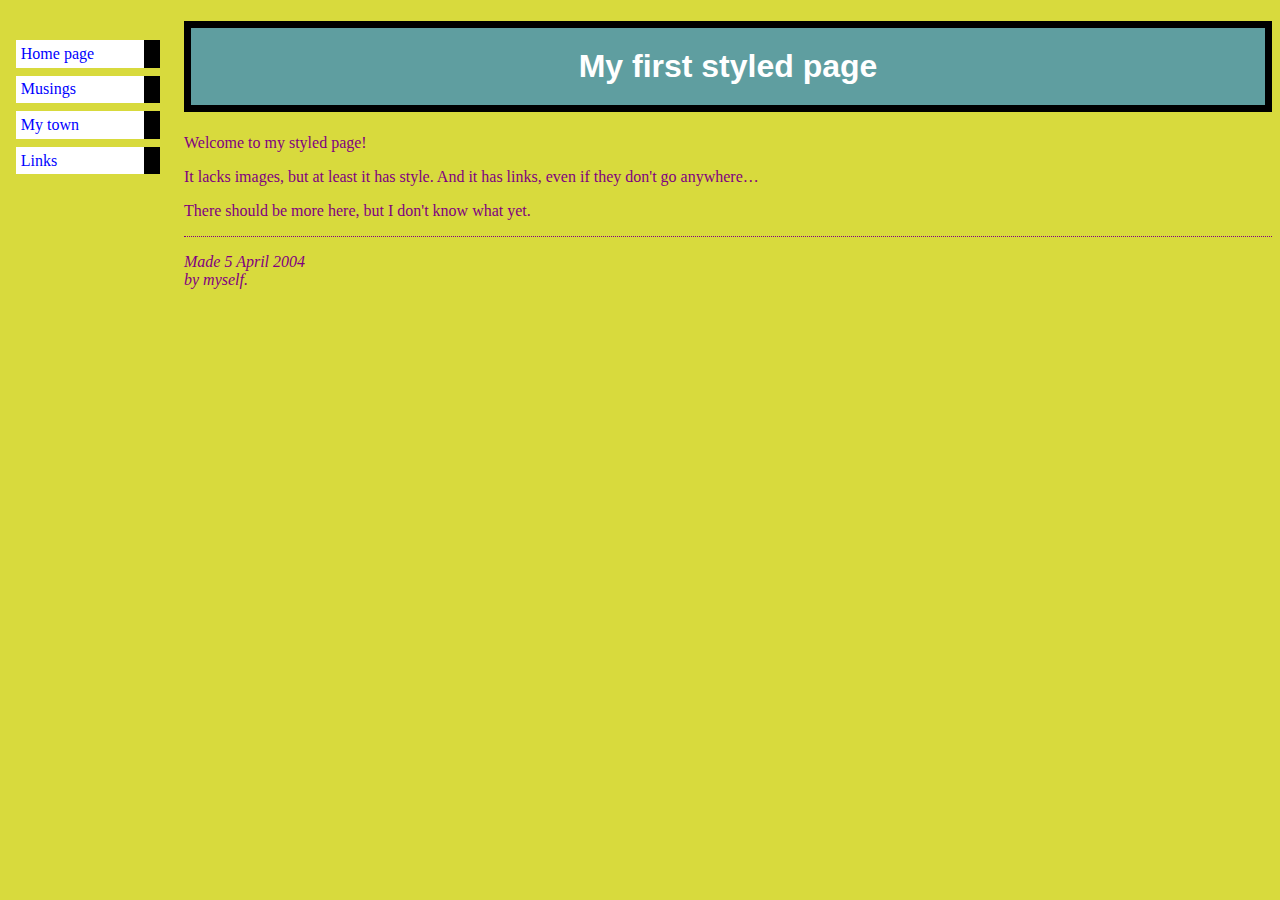
<file: index.html>
<!DOCTYPE html PUBLIC "-//W3C//DTD HTML 4.01//EN">
<html>
<head>
  <title>My first styled page</title>
  <link rel="stylesheet" href="mystyle.css">
</head>

<body>

<!-- Site navigation menu -->
<ul class="navbar">
  <li><a href="index.html">Home page</a>
  <li><a href="musings.html">Musings</a>
  <li><a href="town.html">My town</a>
  <li><a href="links.html">Links</a>
</ul>

<!-- Main content -->
<h1 style="border-style: solid;
border-width: 7px;
border-color: black;
padding: 20px;
text-align: center;
background-color: cadetblue;
color: white;
">My first styled page</h1>

<p>Welcome to my styled page!

<p>It lacks images, but at least it has style.
And it has links, even if they don't go
anywhere&hellip;

<p>There should be more here, but I don't know
what yet.

<!-- Sign and date the page, it's only polite! -->
<address>Made 5 April 2004<br>
  by myself.</address>

</body>
</html>
</file>
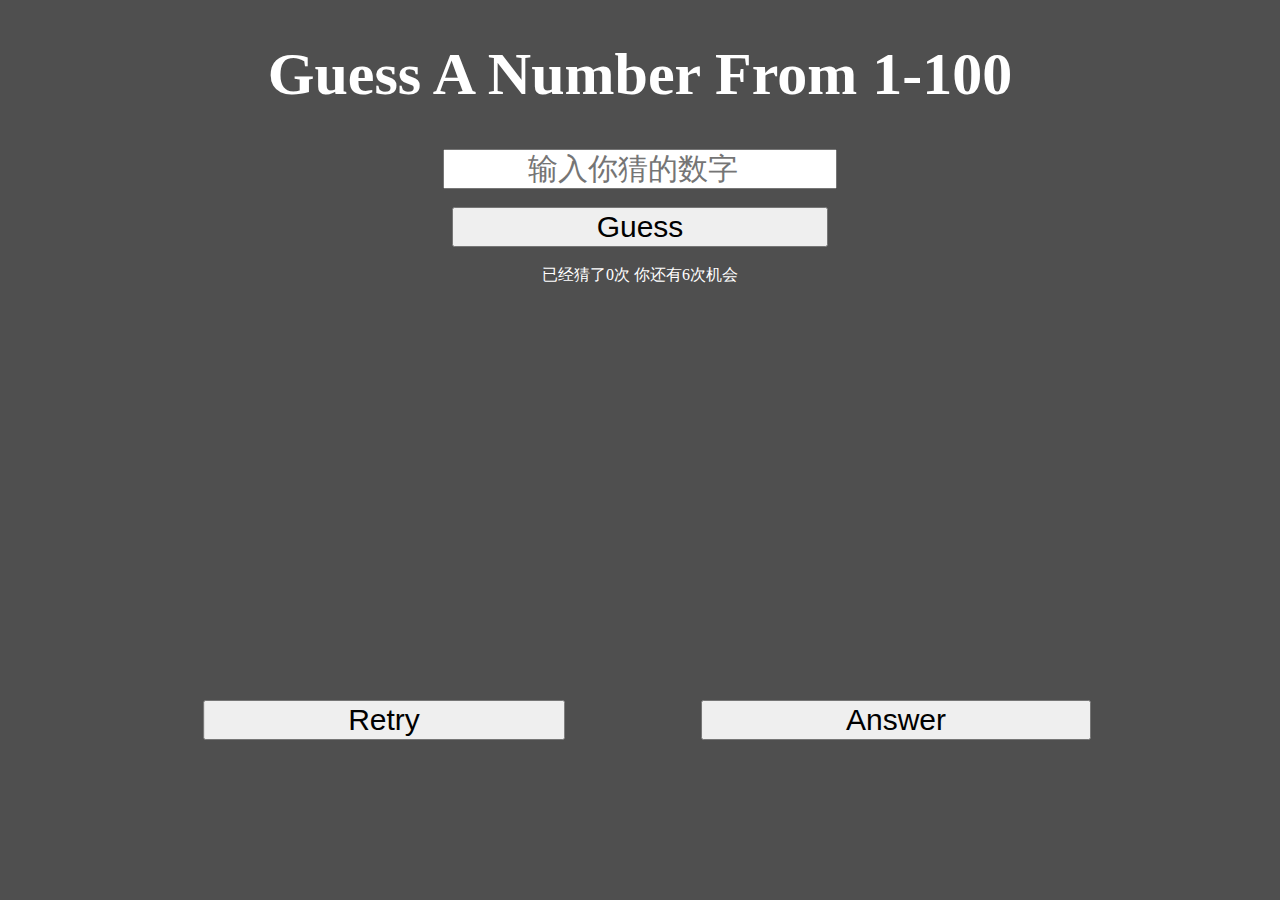
<file: game.html>
<!DOCTYPE html>
<html>
	<head>
		<meta charset="utf-8">
		<title></title>
		<link rel="stylesheet" href="game.css">
	</head>
	<body>
		<h1>Guess A Number From 1-100</h1>
		<input id="num" type="number" placeholder="输入你猜的数字" />
		<br>
		<button id="guess-button" onclick="guess()">Guess</button>
		<br>
		已经猜了<span id="count">0</span>次
		你还有<span id="opportunity">6</span>次机会
		<div class="retry-button">
			<button onclick="location.reload()">Retry</button>
		</div>
		<div class="answer-button">
			<button onclick="">Answer</button>
		</div>
		<span id="result"></span>
		<div id="guess-history"></div>
		<script type="text/javascript">
			let countSpan = document.querySelector("#count");
			let opportunitySpan = document.querySelector("#opportunity");
			var random = parseInt(Math.random() * 100 + 1);
			var count = 0;
			var opportunity = 6;
			var guessHistory = [];
			var showAlertFlag = false;
			document.querySelector(".answer-button button").addEventListener("click", function() {
				alert("正确答案是" + random);
				document.getElementById('num').disabled = true;
			});
			function guess() {
				if (count === 6 && opportunity === 0) {
        	document.getElementById('num').disabled = true;
					showAlertFlag = true;
					alert("你的机会用完了，请再试一次吧！");
        	return;
				}
				count+=1;
				opportunity-=1;
				countSpan.textContent = count;
				opportunitySpan.textContent = opportunity;
				var num1 = document.getElementById('num').value;
				if (!isNaN(num1) && num1 !== '' && num1 >= 1 && num1 <= 100) {
					if (num1 < random) {
						guessHistory.push("你猜错了，真正的答案比" + num1 + "大");
					} else if (num1 > random) {
						guessHistory.push("你猜错了，真正的答案比" + num1 + "小");
					} else {
						document.getElementById('result').innerHTML = "恭喜你，猜对了";
						document.getElementById('result').style.fontSize = "30px";
						document.getElementById('result').style.color = "pink";
						document.getElementById('guess-button').disabled = true;
					}
					document.getElementById('num').value = '';
					document.getElementById('guess-history').innerHTML = guessHistory.join("<br>");
				} else {
					showAlert("请按要求输入字符");
				}
				function showAlert(message){
					const alertDiv = document.createElement('div');
					alertDiv.className = 'centered-alert';
					alertDiv.textContent = message;
					alertDiv.style.color = 'black';
					document.body.appendChild(alertDiv);
					setTimeout(() => {
						document.body.removeChild(alertDiv);
					}, 1500);
				}
			}
		</script>
	</body>
</html>
</file>
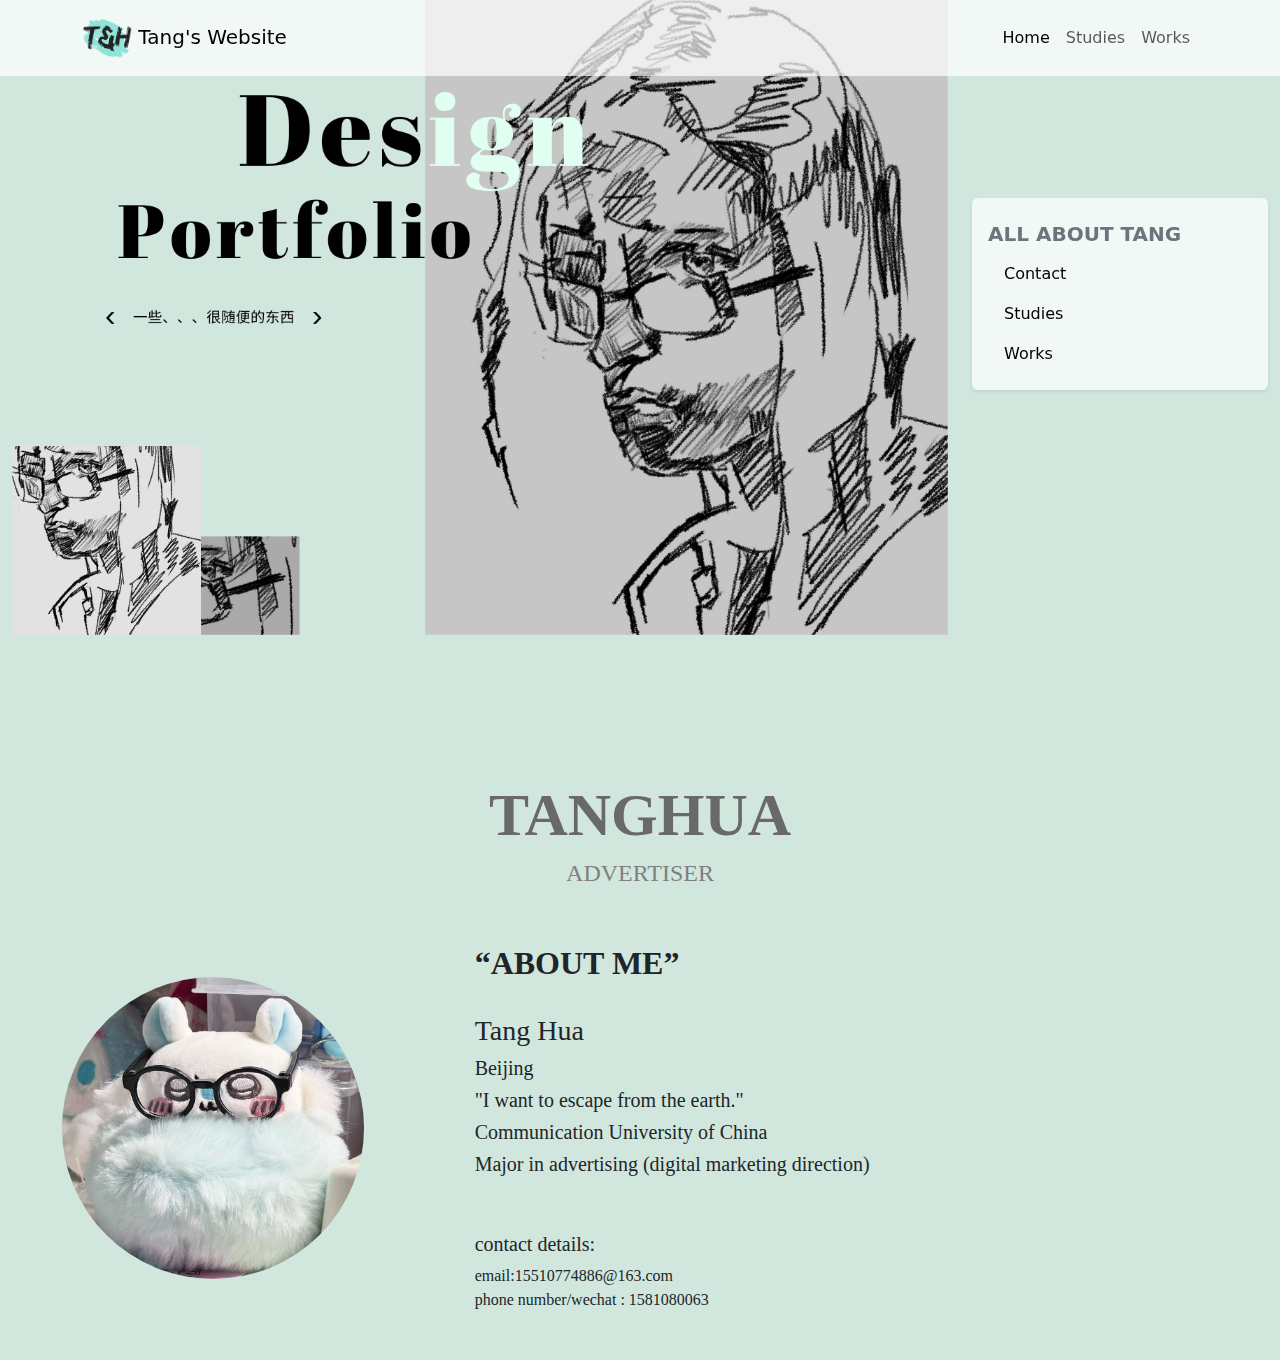
<file: myWebsite.html>
<!doctype html>
<html lang="en">
  <head>
    <meta charset="utf-8">
    <meta name="viewport" content="width=device-width, initial-scale=1">
    <title>MyWebsite</title>
    <script src="https://cdn.jsdelivr.net/npm/bootstrap@5.3.3/dist/js/bootstrap.bundle.min.js" integrity="sha384-YvpcrYf0tY3lHB60NNkmXc5s9fDVZLESaAA55NDzOxhy9GkcIdslK1eN7N6jIeHz" crossorigin="anonymous"></script>
    <link href="https://cdn.jsdelivr.net/npm/bootstrap@5.3.3/dist/css/bootstrap.min.css" rel="stylesheet" integrity="sha384-QWTKZyjpPEjISv5WaRU9OFeRpok6YctnYmDr5pNlyT2bRjXh0JMhjY6hW+ALEwIH" crossorigin="anonymous">
    <link rel="stylesheet" href="indexstyle.css">
    <script type="text/javascript">
    function scrollToContent(elementId) {
    const content = document.getElementById(elementId);
    const offset = 100;
    const topPos = content.offsetTop - offset;
    window.scrollTo({
        top: topPos,
        behavior: 'smooth'
      });
    }
    </script>

  </head>
  <body>
    <!-- navbar -->
    <nav class="navbar navbar-expand-lg fixed-top">
      <div class="container">
        <a class="navbar-brand" href="#">
          <img src="img/logo.png" height="50" width="50">
          Tang's Website
        </a>
        <button class="navbar-toggler" type="button" data-bs-toggle="collapse" data-bs-target="#navbarNavAltMarkup" aria-controls="navbarNavAltMarkup" aria-expanded="false" aria-label="Toggle navigation">
          <span class="navbar-toggler-icon"></span>
        </button>
        <div class="collapse navbar-collapse" id="navbarNavAltMarkup">
          <div class="navbar-nav ms-auto">
            <a class="nav-link active" aria-current="page" href="myWebsite.html">Home</a>
            <a class="nav-link" aria-current="page" href="studies.html">Studies</a>
            <a class="nav-link" aria-current="page" href="works.html">Works</a>
          </div>
        </div>
      </div>
    </nav>
    <!-- firstpage -->
    <div class="container-fluid">
      <div class="row align-items-center">
          <!-- firstpage image -->
          <div class="col-md-9">
            <div>
                <img src="img/firstpage.png" class="full-width-img">
            </div>
        </div>
        <!-- navbar on the right -->
          <div class="col-md-3 d-none d-md-block position-fixed" id="navright">
            <div class="nav flex-column" role="tablist" aria-orientation="vertical">
              <nav id="navbar-example3" class="navbar navbar-light flex-column shadow-sm p-3 mb-5 rounded align-items-stretch p-3">
                  <a class="navbar-brand link-secondary" href="#"><strong>ALL ABOUT TANG</strong></a>
                  <nav class="nav nav-pills flex-column">
                    <a id="nav-button" class="nav-link" onclick="scrollToContent('introduction')">Contact</a>
                    <a id="nav-button" class="nav-link" href="studies.html" role="tab">Studies</a>
                    <a id="nav-button" class="nav-link" href="works.html" role="tab">Works</a>
                  </nav>
              </nav>
            </div>
          </div>
      </div>
    </div>
    <br>
    <br>
    <br>
    <br>
    <br>
    <br>
    <div class="image-caption" id="introduction">
      <h1>TANGHUA</h1>
      <h4>ADVERTISER</h4>
   </div>
    <!-- introduction -->
    <div class="container-fluid">
      <div class="row jumbotron">
        <div class="col-xs-12 col-sm-12 col-md-4 col-lg-4 col-xl-4 d-flex justify-content-center align-items-center">
          <img src="img/profile.jpg" alt="myphoto" class="img-fluid rounded-circle" style="max-width: 80%; height: auto; padding: 10px;" />
        </div>
        <div class="col-xs-12 col-sm-12 col-md-8 col-lg-8 col-xl-8 text-grey align-self-center p-5" >
          <h2 style="font-weight:bold;"> “ABOUT ME”</h2>
          <br>
          <h3>Tang Hua</h3>
          <h5>Beijing</h5>
          <h5>"I want to escape from the earth."</h5>
          <h5>Communication University of China</h5>
          <h5>Major in advertising (digital marketing direction)</h5>
          <br>
          <br>
          <h5>contact details:</h5>
          <h7>email:15510774886@163.com</h7>
          <br>
          <h7>phone number/wechat : 1581080063 </h7>
      </div>
    </div>
    </div>
  </body>
</html>
</file>
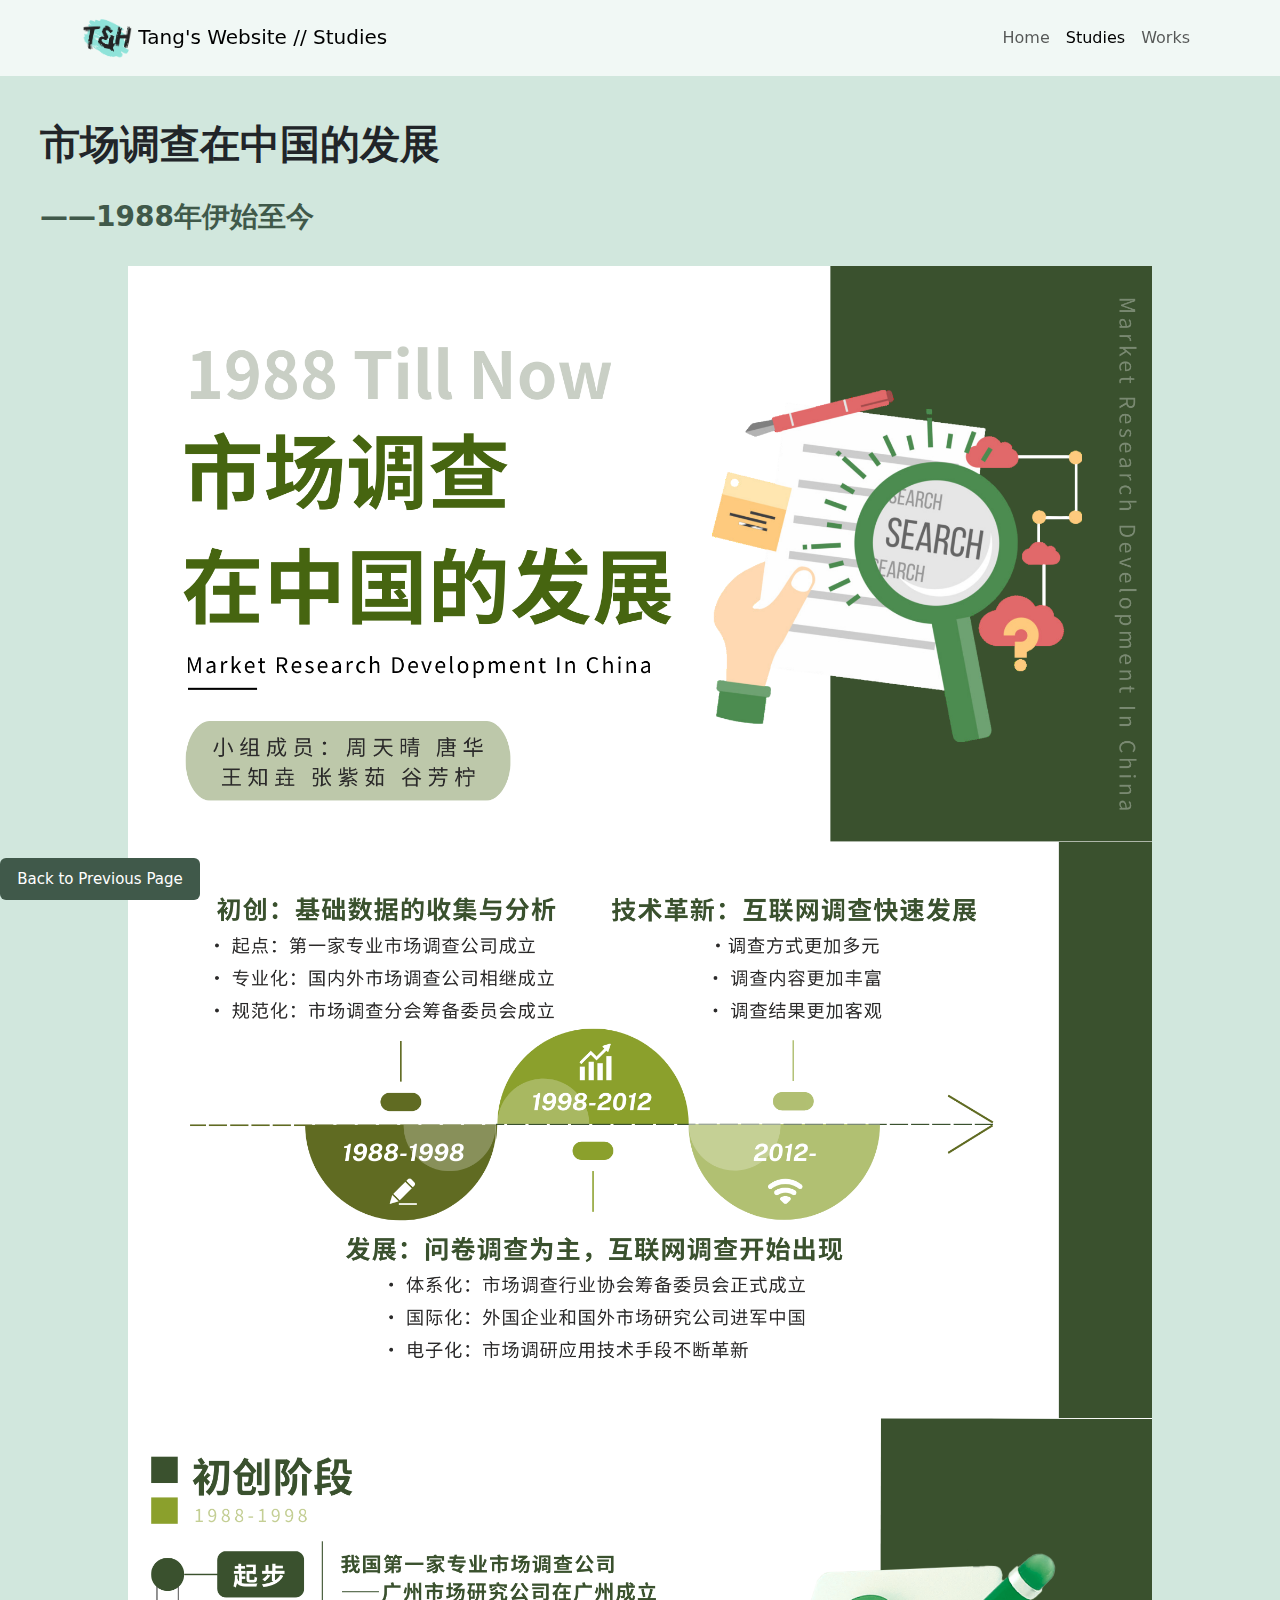
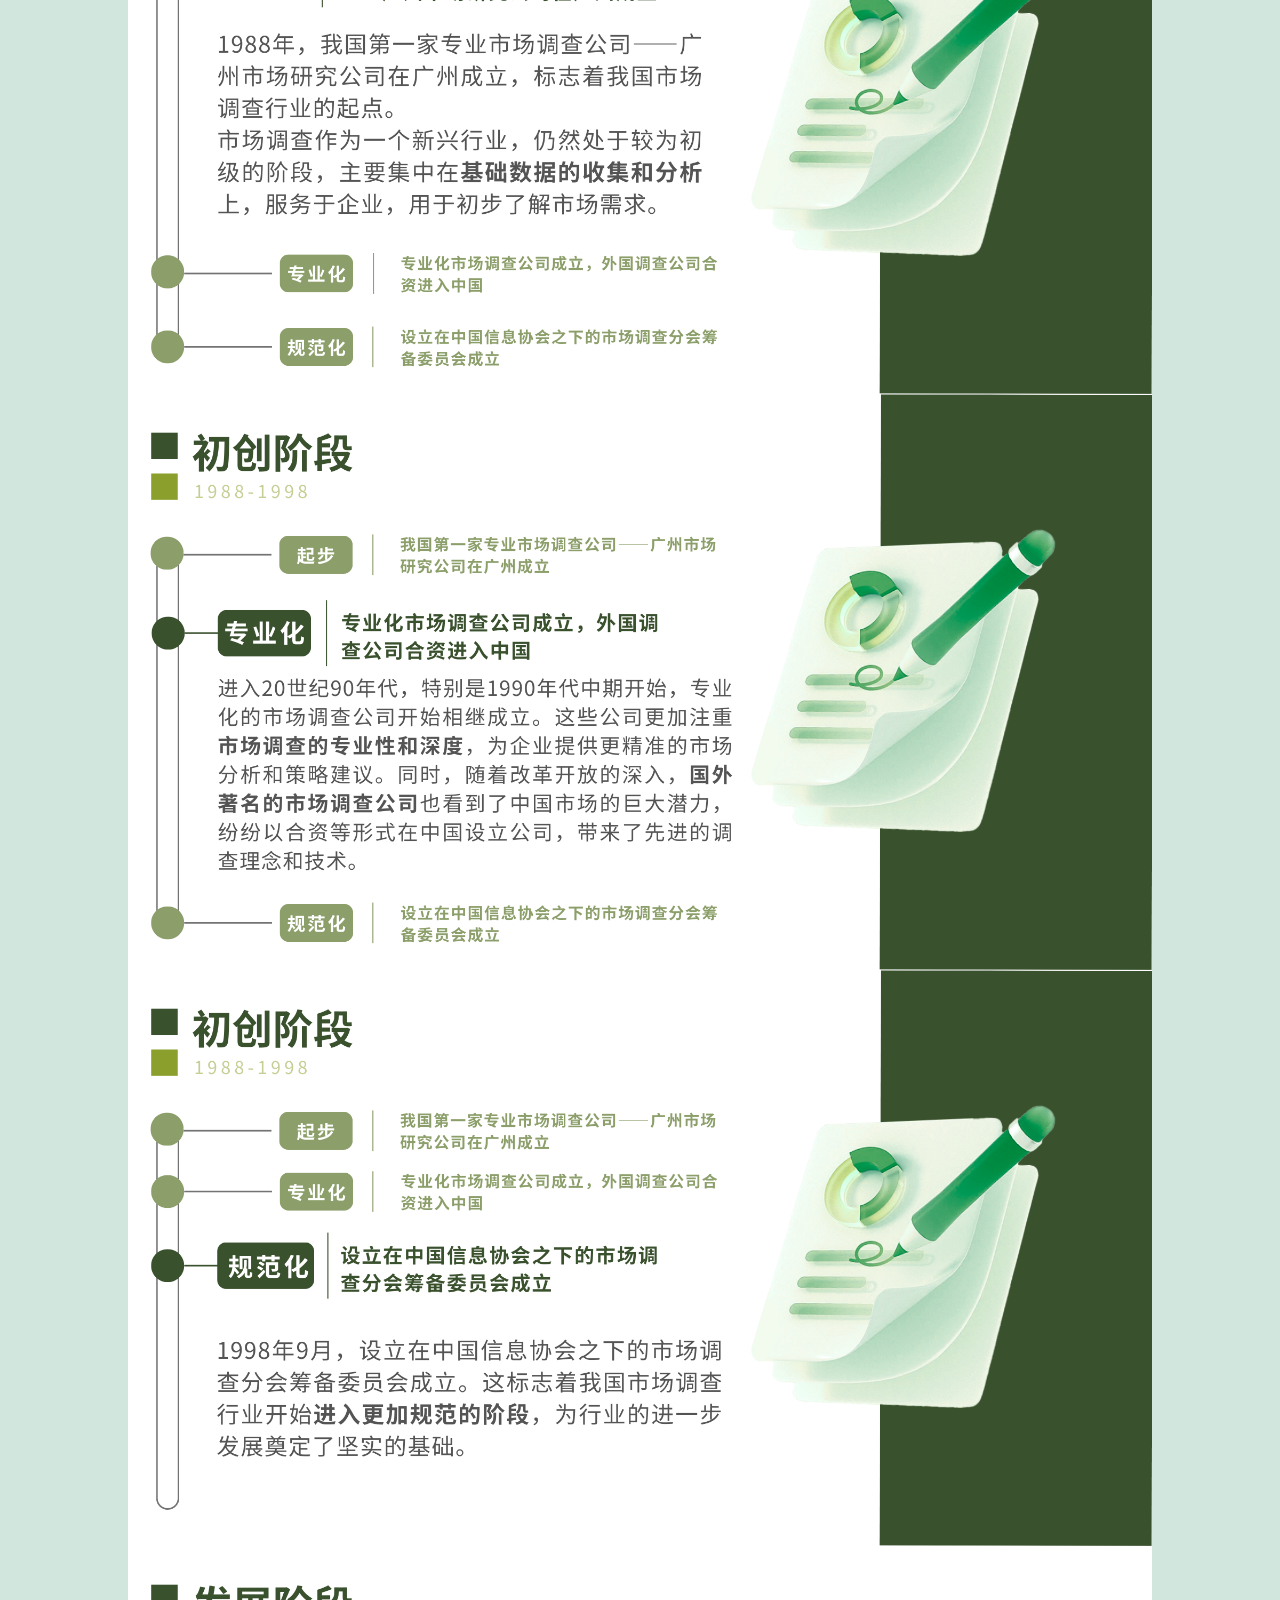
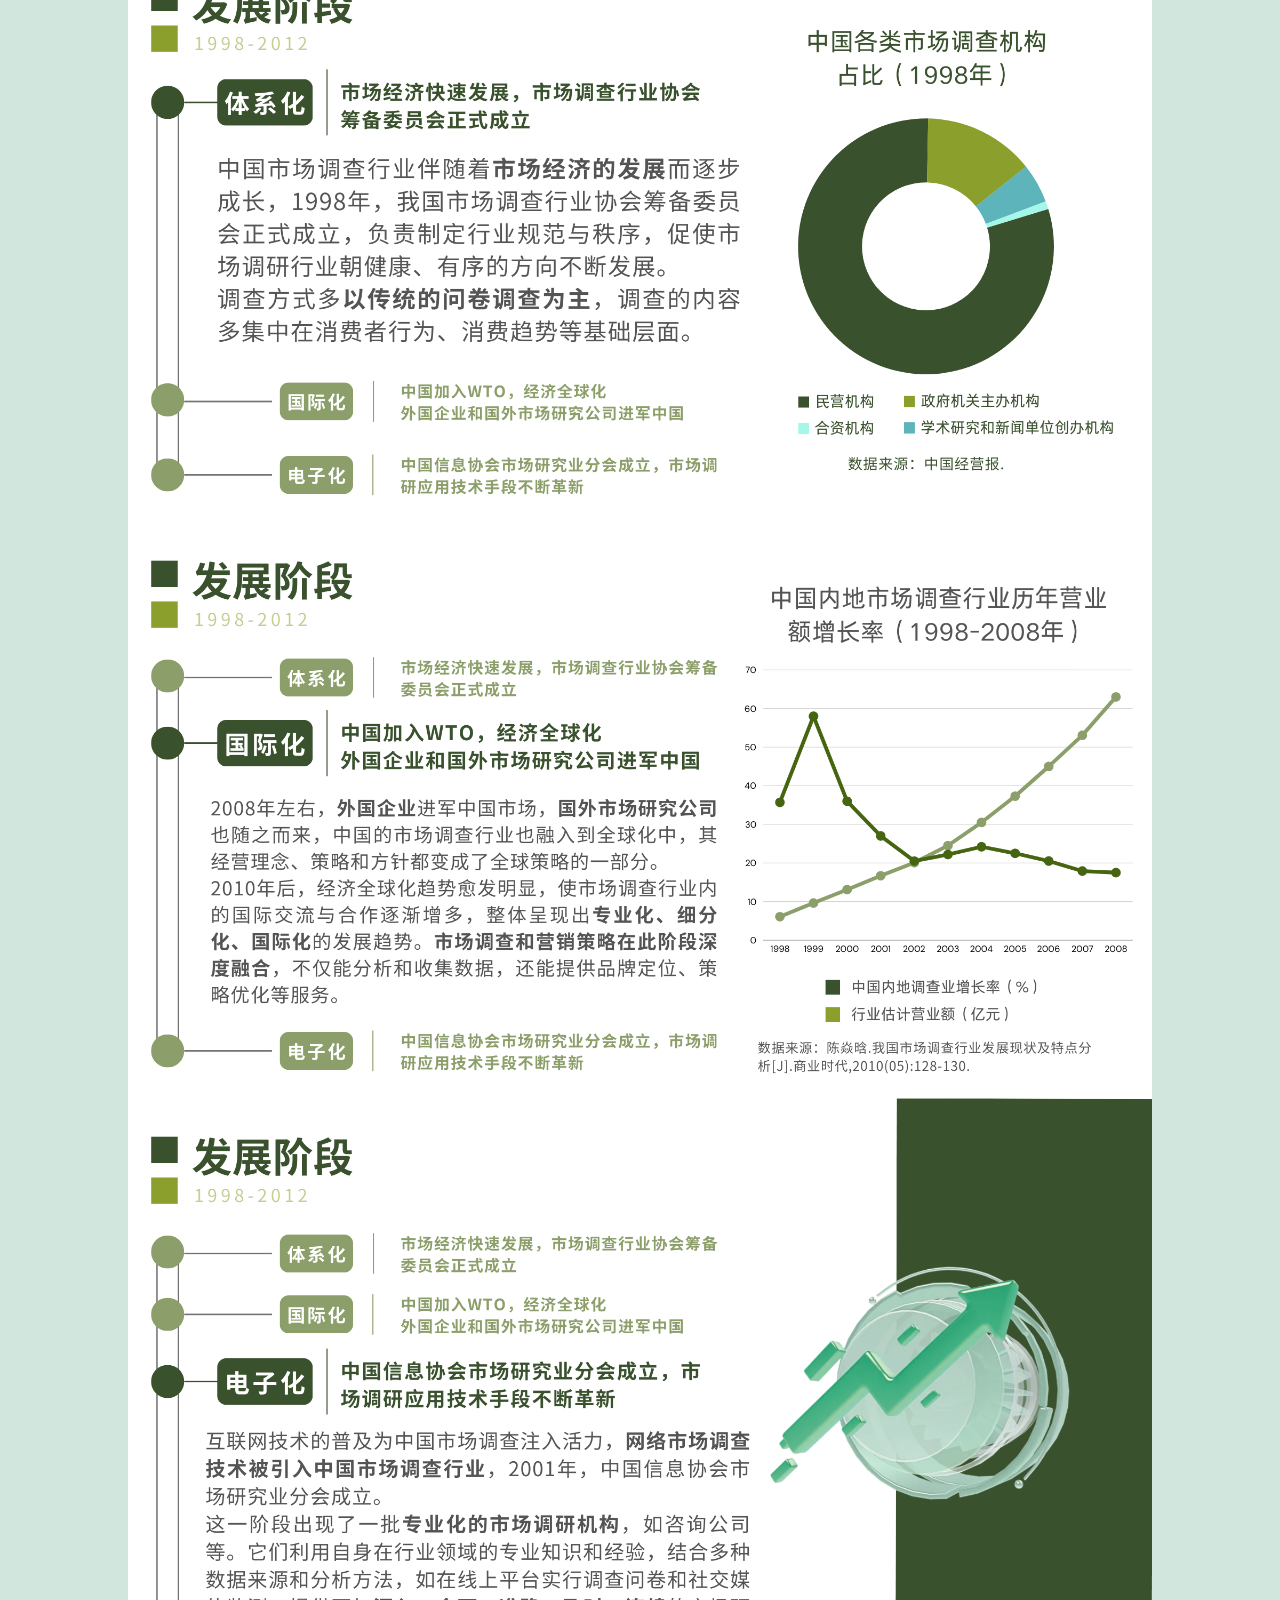
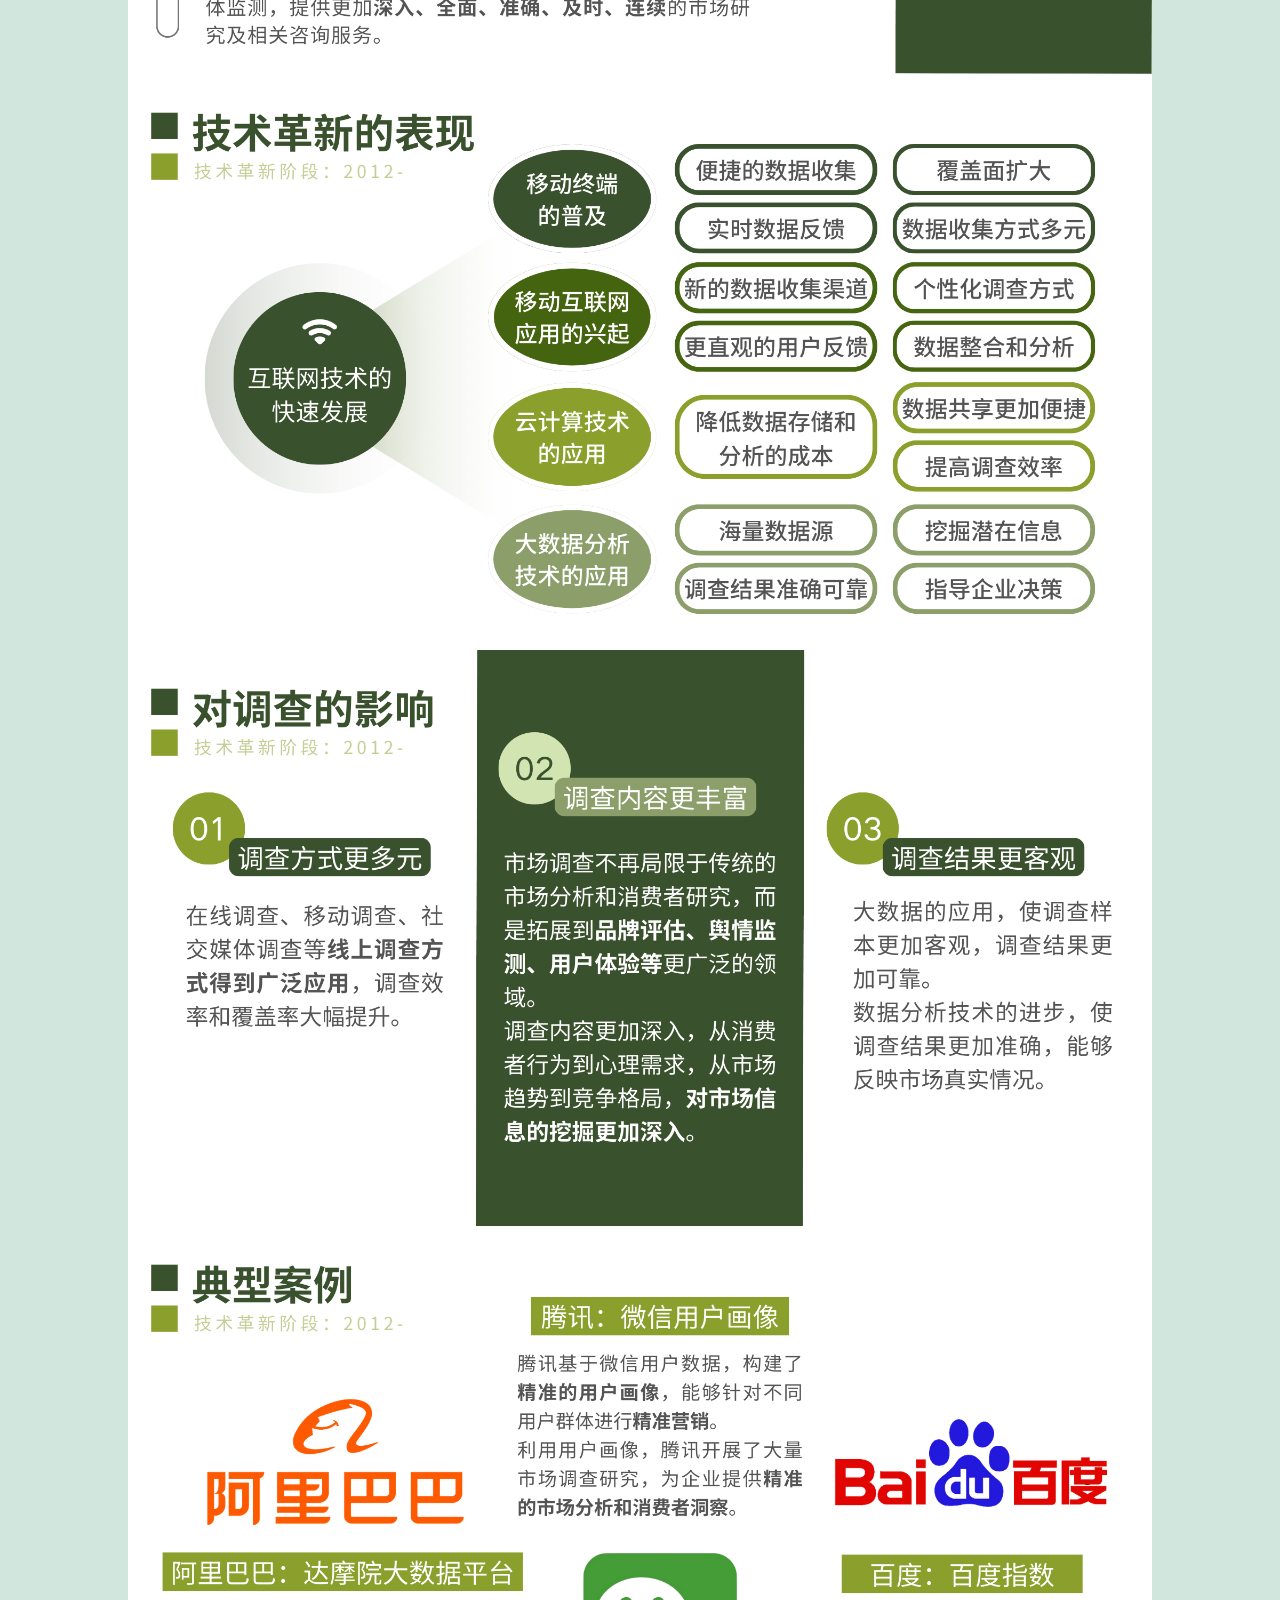
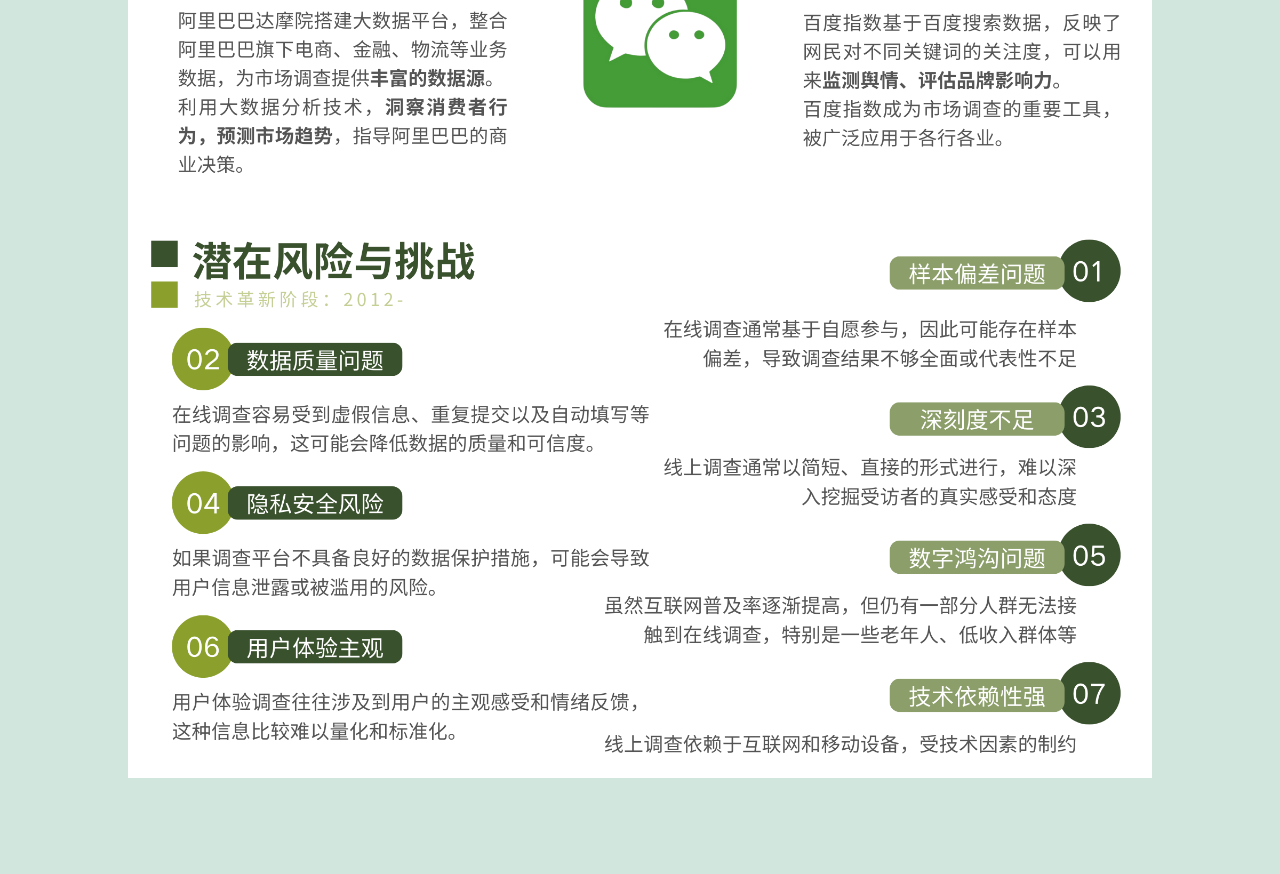
<file: ppt1.html>
<!doctype html>
<html lang="en">
  <head>
    <meta charset="utf-8">
    <meta name="viewport" content="width=device-width, initial-scale=1">
    <title>PPT1</title>
    <script src="https://cdn.jsdelivr.net/npm/bootstrap@5.3.3/dist/js/bootstrap.bundle.min.js" integrity="sha384-YvpcrYf0tY3lHB60NNkmXc5s9fDVZLESaAA55NDzOxhy9GkcIdslK1eN7N6jIeHz" crossorigin="anonymous"></script>
    <link href="https://cdn.jsdelivr.net/npm/bootstrap@5.3.3/dist/css/bootstrap.min.css" rel="stylesheet" integrity="sha384-QWTKZyjpPEjISv5WaRU9OFeRpok6YctnYmDr5pNlyT2bRjXh0JMhjY6hW+ALEwIH" crossorigin="anonymous">
    <link rel="stylesheet" type="text/css" href="ppt_css.css"/>
  </head>
  <body>
    <!-- navbar -->
    <nav class="navbar navbar-expand-lg fixed-top">
      <div class="container">
        <a class="navbar-brand" href="#">
          <img src="img/logo.png" height="50" width="50">
          Tang's Website // Studies
        </a>
        <button class="navbar-toggler" type="button" data-bs-toggle="collapse" data-bs-target="#navbarNavAltMarkup" aria-controls="navbarNavAltMarkup" aria-expanded="false" aria-label="Toggle navigation">
          <span class="navbar-toggler-icon"></span>
        </button>
        <div class="collapse navbar-collapse" id="navbarNavAltMarkup">
          <div class="navbar-nav ms-auto">
            <a class="nav-link" aria-current="page" href="myWebsite.html">Home</a>
            <a class="nav-link active" aria-current="page" href="studies.html">Studies</a>
            <a class="nav-link" aria-current="page" href="works.html">Works</a>
          </div>
        </div>
      </div>
    </nav>

    <!-- title -->
    <br>
    <br>
    <br>
    <br>
    <br>
    <div class="col-xs-8 col-s-8 col-md-10 col-lg-10 col-xl-10 text-grey " style="margin-left: 40px;" >
      <h1 class="ml6  text-small animated zoomIn">
        <span class="text-wrapper">
          <span class="letters" ><b>市场调查在中国的发展</b></span>
        </span>
      </h1>
      <br>
      <h3 style="color:rgb(64,89,74)"><b>——1988年伊始至今</b></h3>
    </div>
    <br>
    <div class="image-container">
      <img src="img/ppt1/1.png">
      <img src="img/ppt1/2.png">
      <img src="img/ppt1/4.png">
      <img src="img/ppt1/5.png">
      <img src="img/ppt1/6.png">
      <img src="img/ppt1/8.png">
      <img src="img/ppt1/9.png">
      <img src="img/ppt1/10.png">
      <img src="img/ppt1/12.png">
      <img src="img/ppt1/13.png">
      <img src="img/ppt1/14.png">
      <img src="img/ppt1/15.png">
    </div>
    <div class="container text-center p-5">
      <a class="btn btn-light fixed-bottom" aria-current="page" href="studies.html">Back to Previous Page</a>
    </div>
  </body>
</html>
</file>
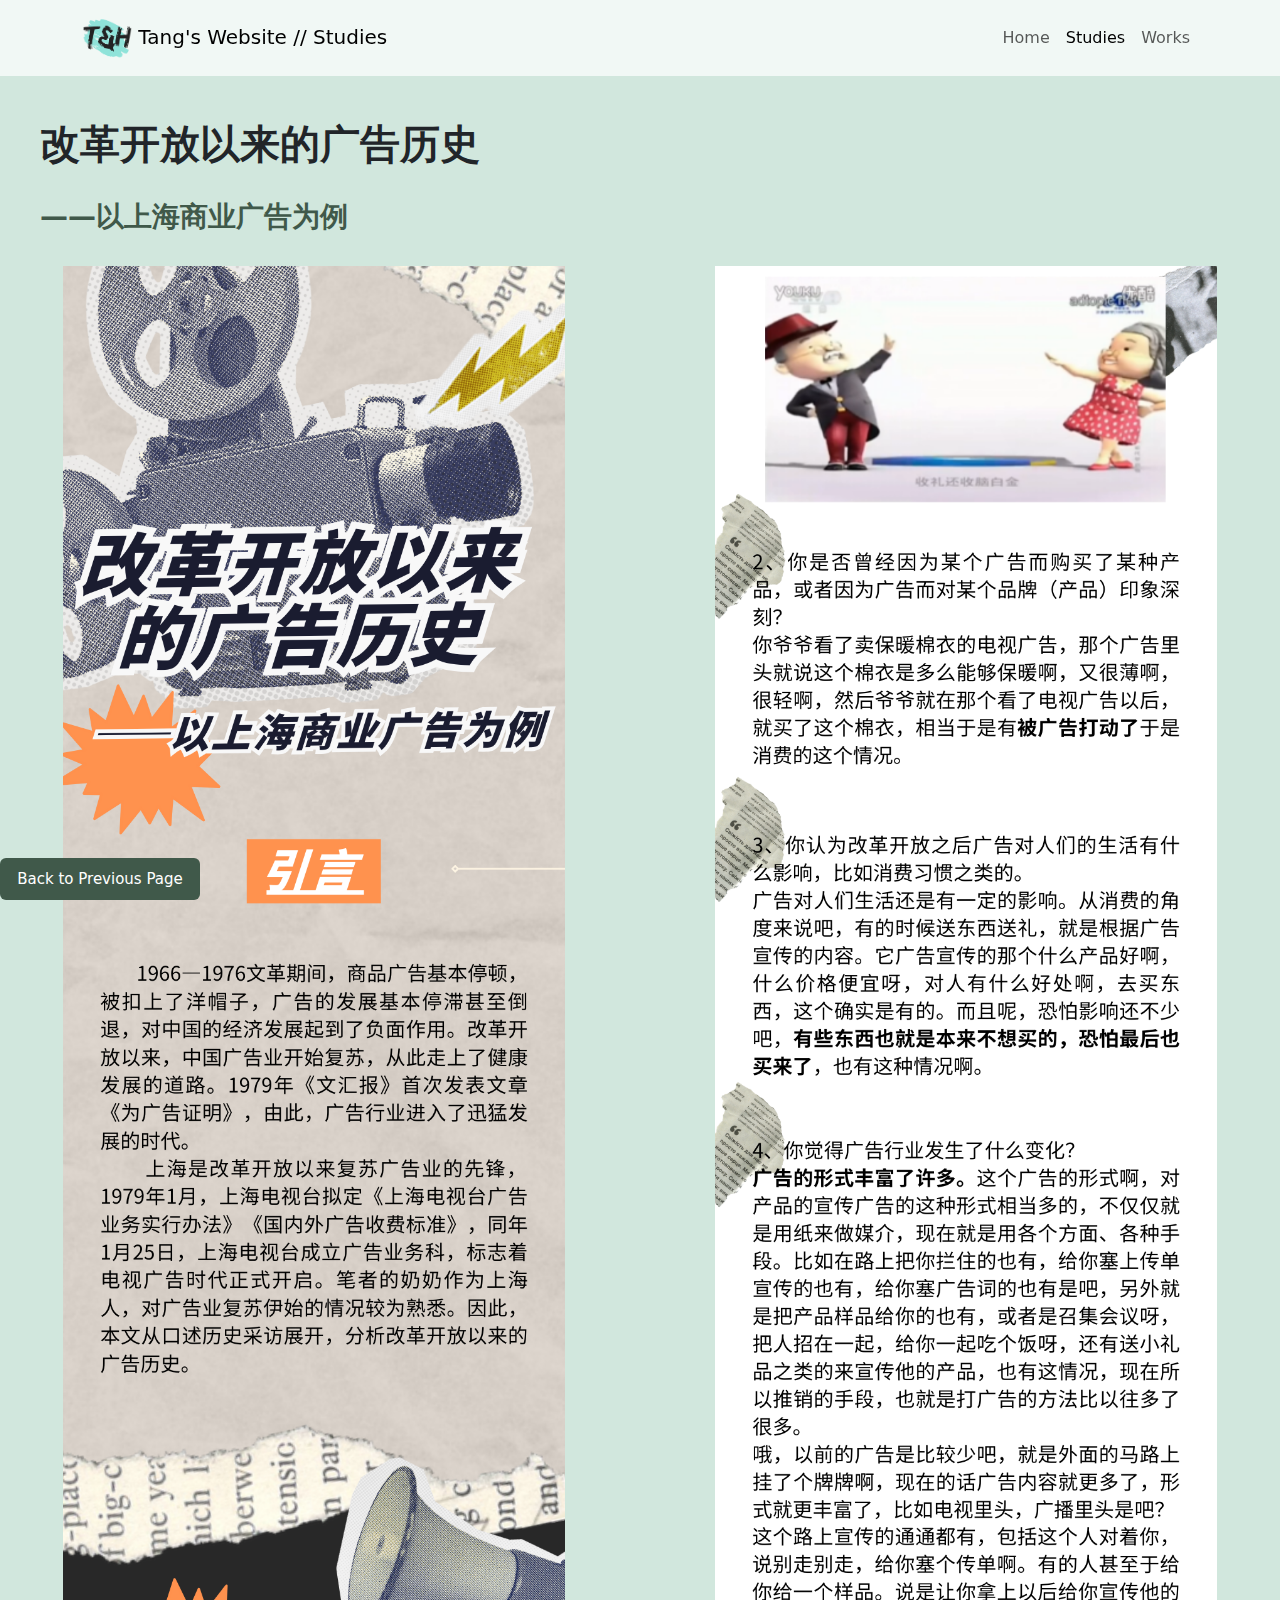
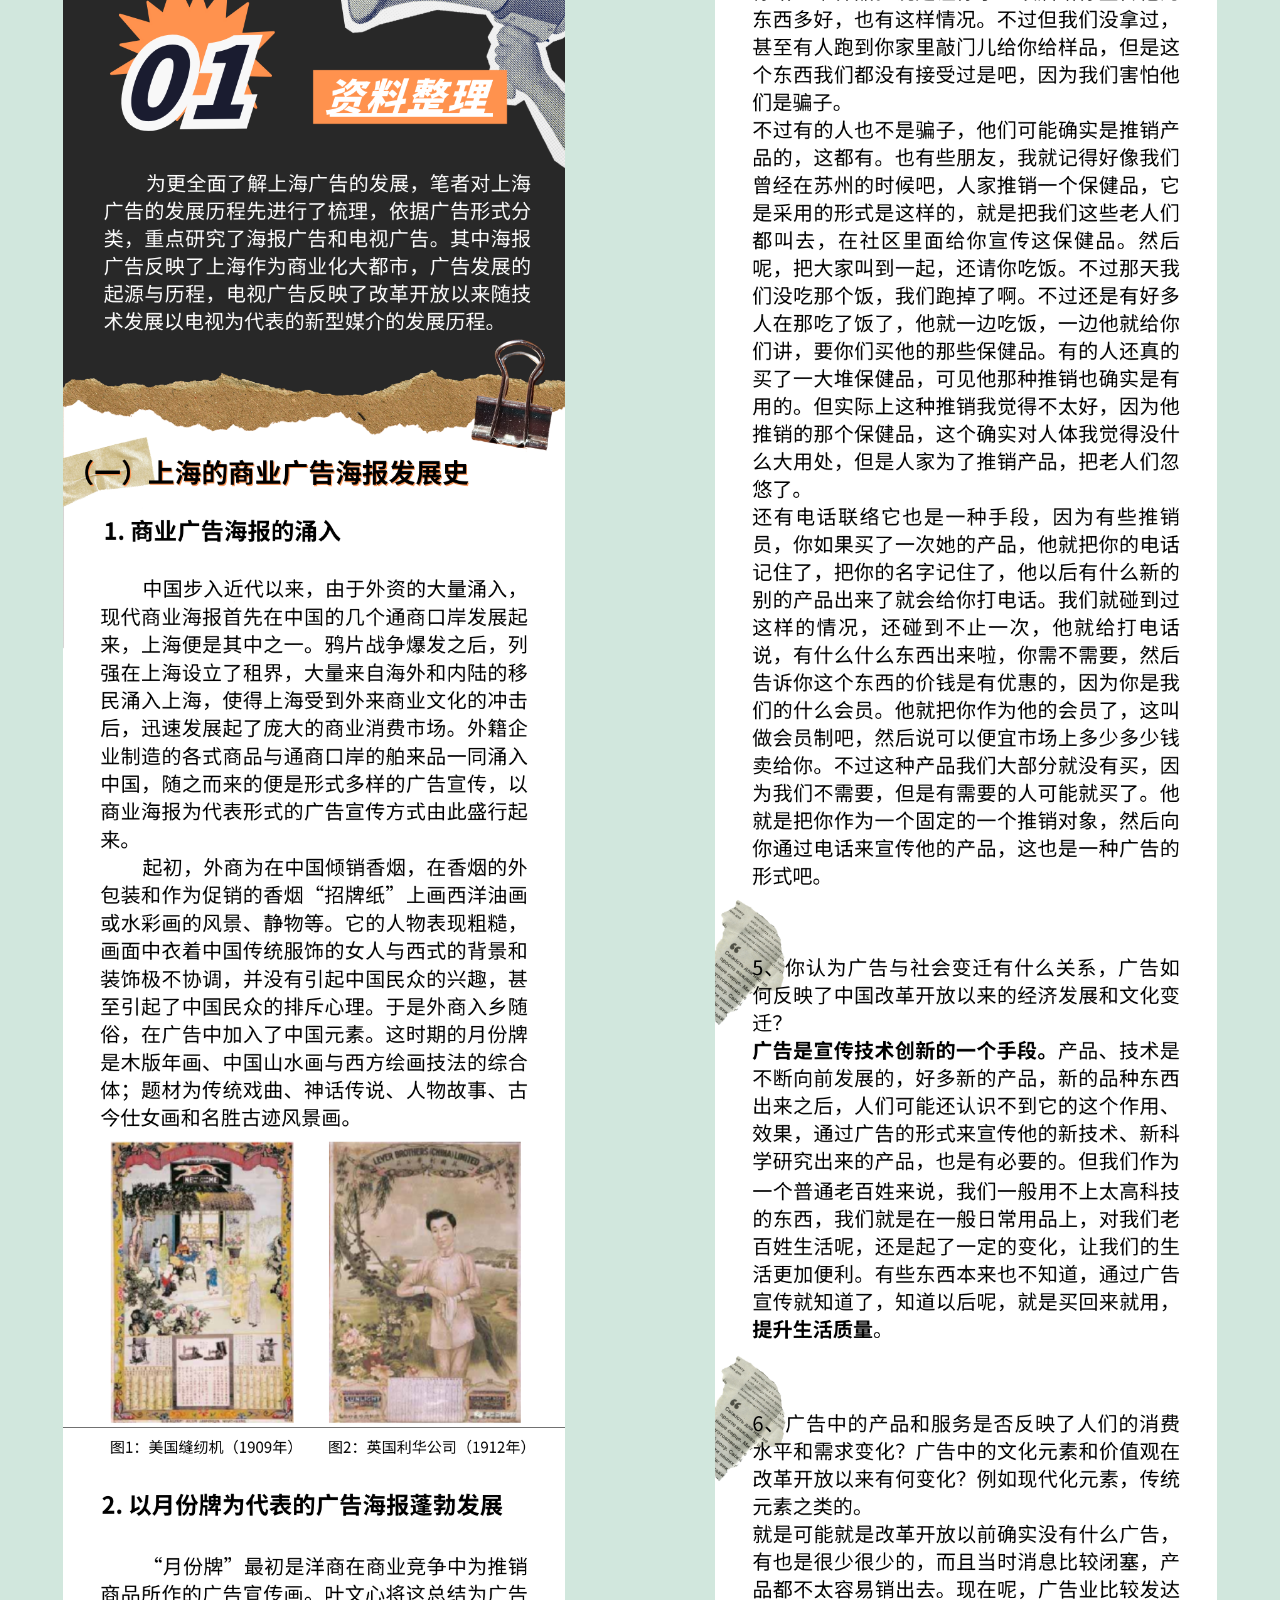
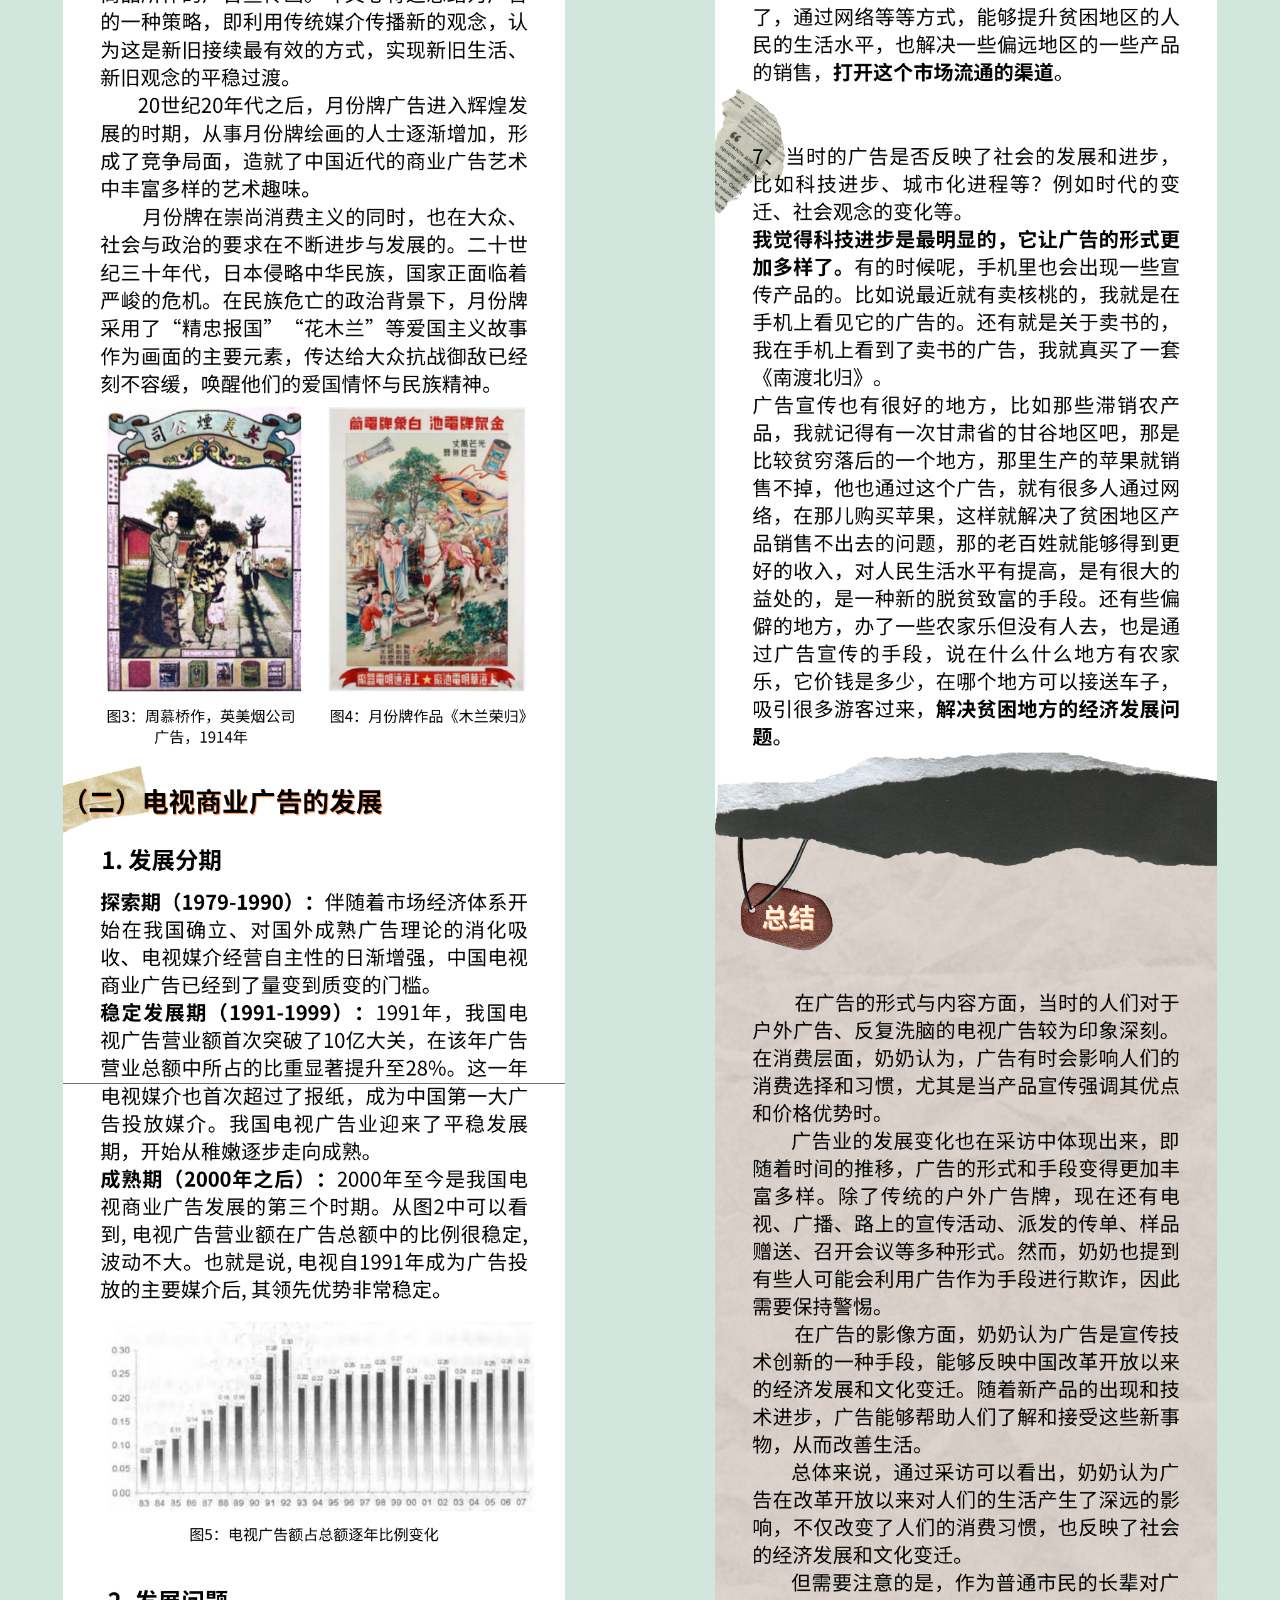
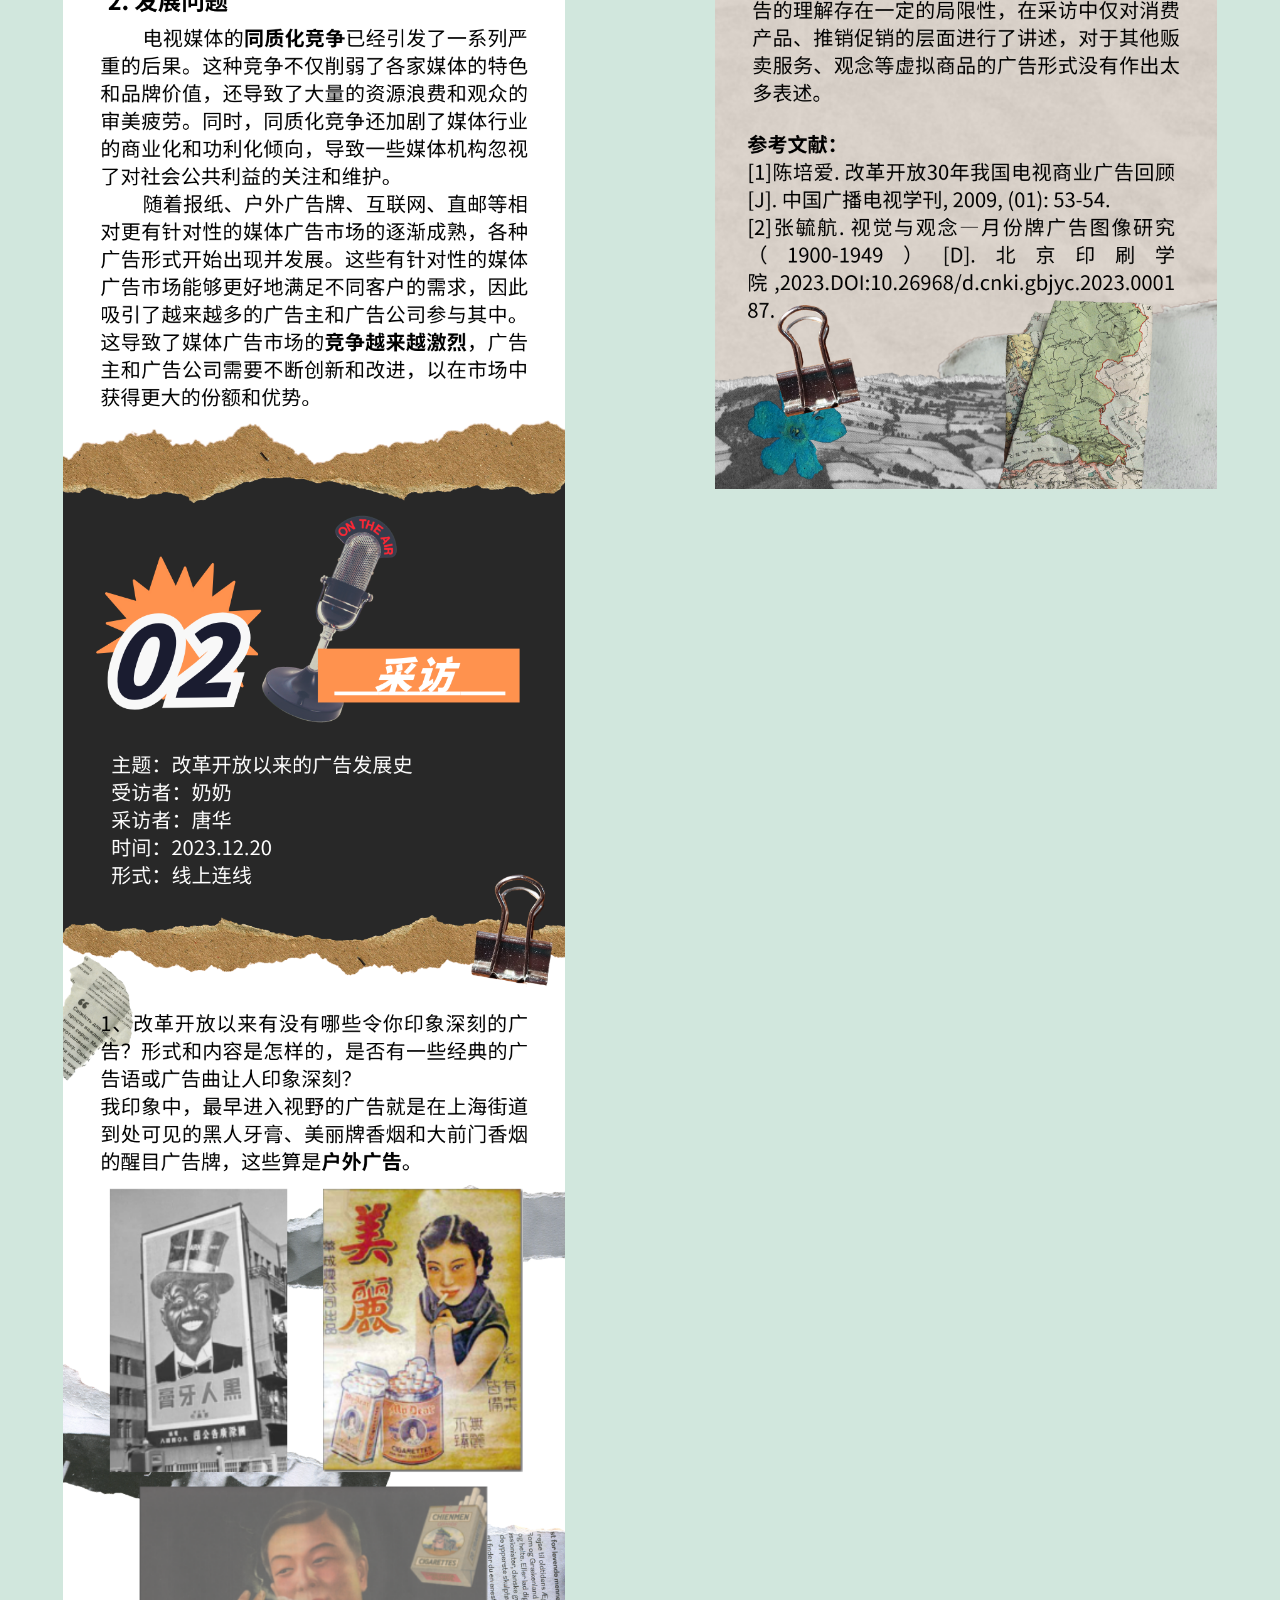
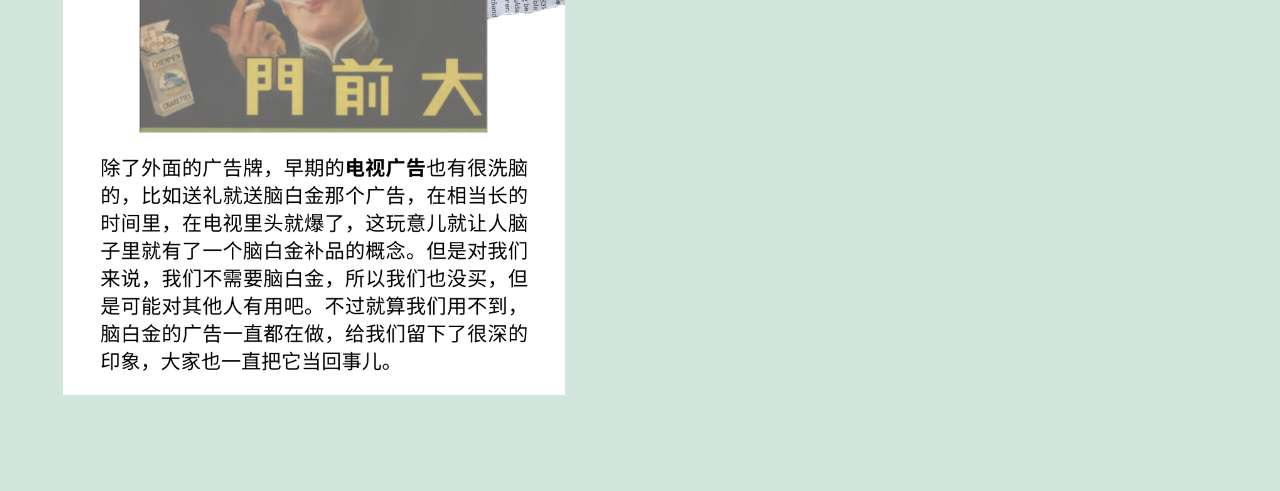
<file: ppt3.html>
<!doctype html>
<html lang="en">
  <head>
    <meta charset="utf-8">
    <meta name="viewport" content="width=device-width, initial-scale=1">
    <title>PPT1</title>
    <script src="https://cdn.jsdelivr.net/npm/bootstrap@5.3.3/dist/js/bootstrap.bundle.min.js" integrity="sha384-YvpcrYf0tY3lHB60NNkmXc5s9fDVZLESaAA55NDzOxhy9GkcIdslK1eN7N6jIeHz" crossorigin="anonymous"></script>
    <link href="https://cdn.jsdelivr.net/npm/bootstrap@5.3.3/dist/css/bootstrap.min.css" rel="stylesheet" integrity="sha384-QWTKZyjpPEjISv5WaRU9OFeRpok6YctnYmDr5pNlyT2bRjXh0JMhjY6hW+ALEwIH" crossorigin="anonymous">
    <link rel="stylesheet" type="text/css" href="ppt_css.css"/>
  </head>
  <body>
    <!-- navbar -->
    <nav class="navbar navbar-expand-lg fixed-top">
      <div class="container">
        <a class="navbar-brand" href="#">
          <img src="img/logo.png" height="50" width="50">
          Tang's Website // Studies
        </a>
        <button class="navbar-toggler" type="button" data-bs-toggle="collapse" data-bs-target="#navbarNavAltMarkup" aria-controls="navbarNavAltMarkup" aria-expanded="false" aria-label="Toggle navigation">
          <span class="navbar-toggler-icon"></span>
        </button>
        <div class="collapse navbar-collapse" id="navbarNavAltMarkup">
          <div class="navbar-nav ms-auto">
            <a class="nav-link" aria-current="page" href="myWebsite.html">Home</a>
            <a class="nav-link active" aria-current="page" href="studies.html">Studies</a>
            <a class="nav-link" aria-current="page" href="works.html">Works</a>
          </div>
        </div>
      </div>
    </nav>

    <!-- title -->
    <br>
    <br>
    <br>
    <br>
    <br>
    <div class="col-xs-8 col-s-8 col-md-10 col-lg-10 col-xl-10 text-grey " style="margin-left: 40px;" >
      <h1 class="ml6  text-small animated zoomIn">
        <span class="text-wrapper">
          <span class="letters" ><b>改革开放以来的广告历史</b></span>
        </span>
      </h1>
      <br>
      <h3 style="color:rgb(64,89,74)"><b>——以上海商业广告为例</b></h3>
    </div>
    <br>
    <div class="row">
      <div class="col-md-6">
        <div class="image-container">
          <img src="img/ppt3/1.png">
          <img src="img/ppt3/2.png">
          <img src="img/ppt3/3.png">
          <img src="img/ppt3/4.png">
          <img src="img/ppt3/5.png">
        </div>
      </div>
      <div class="col-md-6">
        <div class="image-container">
          <img src="img/ppt3/6.png">
          <img src="img/ppt3/7.png">
          <img src="img/ppt3/8.png">
          <img src="img/ppt3/9.png">
        </div>
      </div>
    </div>
    <div class="container text-center p-5">
      <a class="btn btn-light fixed-bottom" aria-current="page" href="studies.html">Back to Previous Page</a>
    </div>
  </body>
</html>
</file>
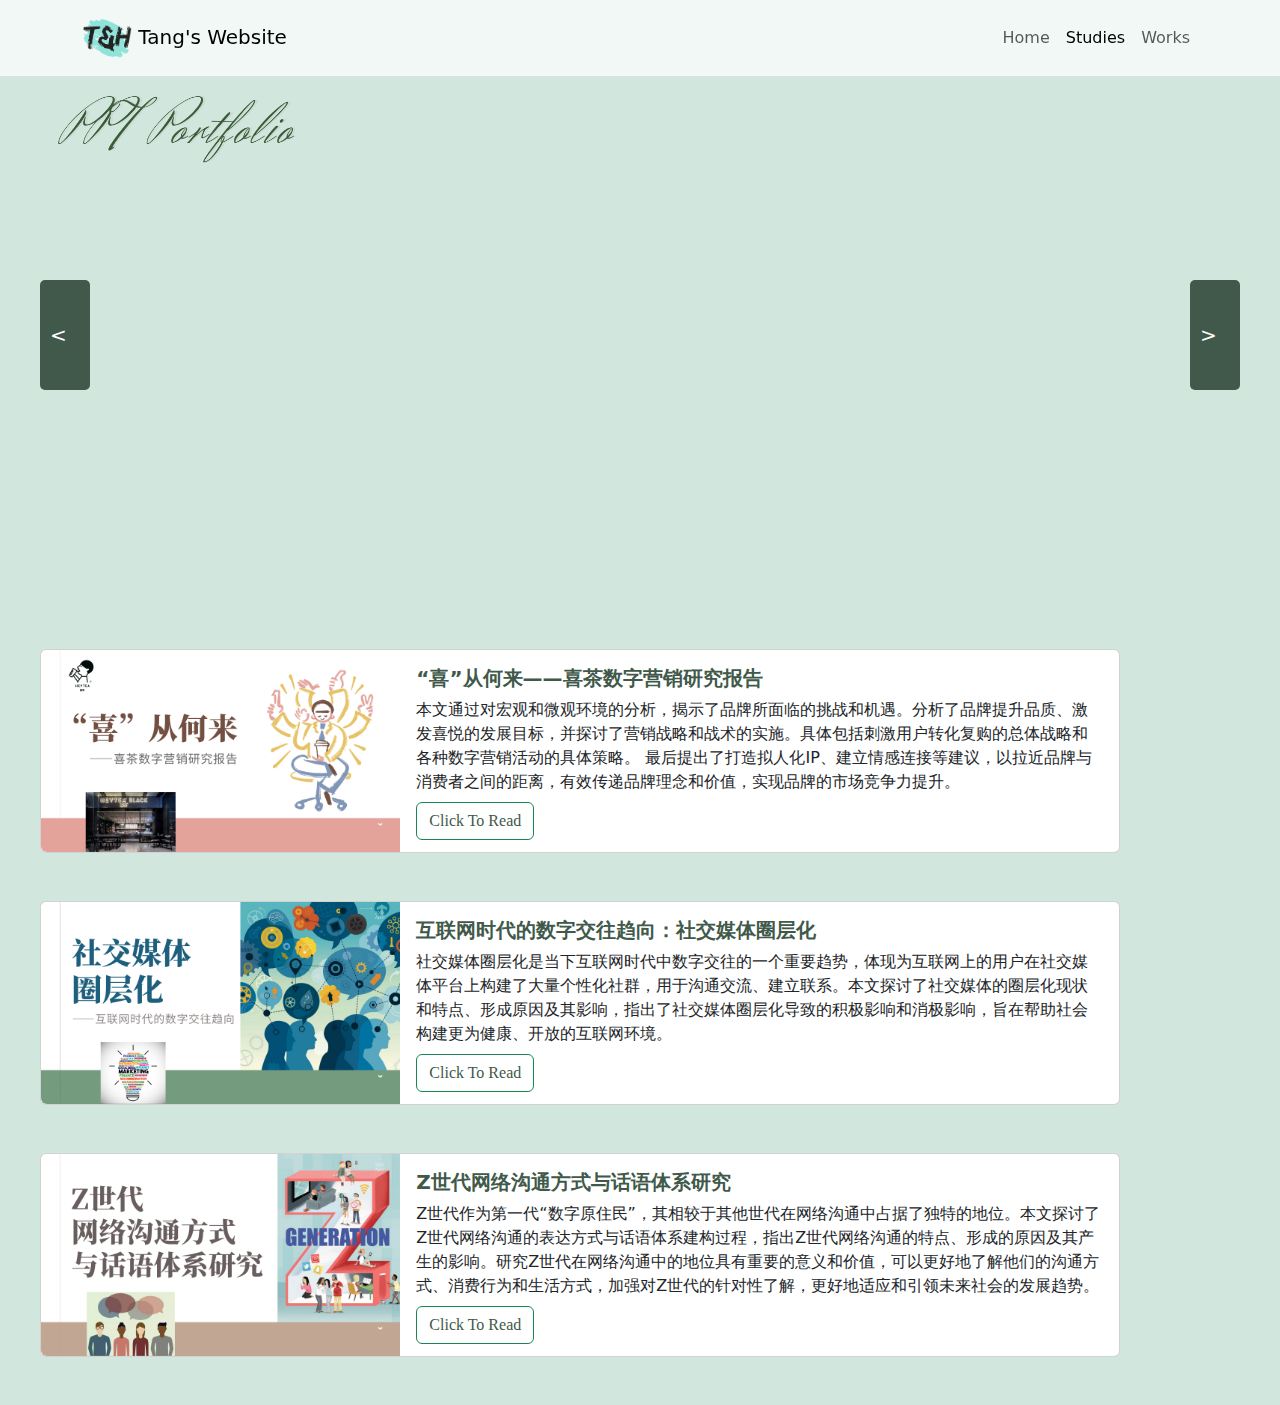
<file: studies.html>
<!doctype html>
<html lang="en">
  <head>
    <meta charset="utf-8">
    <meta name="viewport" content="width=device-width, initial-scale=1">
    <title>MyWebsite</title>
    <script src="https://cdn.jsdelivr.net/npm/bootstrap@5.3.3/dist/js/bootstrap.bundle.min.js" integrity="sha384-YvpcrYf0tY3lHB60NNkmXc5s9fDVZLESaAA55NDzOxhy9GkcIdslK1eN7N6jIeHz" crossorigin="anonymous"></script>
    <script src="jquery.min.js" defer="defer" type="text/javascript" charset="utf-8"></script>
  	<script src="js.js" defer="defer" type="text/javascript" charset="utf-8"></script>
    <link href="https://cdn.jsdelivr.net/npm/bootstrap@5.3.3/dist/css/bootstrap.min.css" rel="stylesheet" integrity="sha384-QWTKZyjpPEjISv5WaRU9OFeRpok6YctnYmDr5pNlyT2bRjXh0JMhjY6hW+ALEwIH" crossorigin="anonymous">
    <link rel="stylesheet" type="text/css" href="studies_css.css"/>
  </head>
  <body>
<!-- navbar -->
<nav class="navbar navbar-expand-lg fixed-top">
  <div class="container">
    <a class="navbar-brand" href="#">
      <img src="img/logo.png" height="50" width="50">
      Tang's Website
    </a>
    <button class="navbar-toggler" type="button" data-bs-toggle="collapse" data-bs-target="#navbarNavAltMarkup" aria-controls="navbarNavAltMarkup" aria-expanded="false" aria-label="Toggle navigation">
      <span class="navbar-toggler-icon"></span>
    </button>
    <div class="collapse navbar-collapse" id="navbarNavAltMarkup">
      <div class="navbar-nav ms-auto">
        <a class="nav-link" aria-current="page" href="myWebsite.html">Home</a>
        <a class="nav-link active" aria-current="page" href="studies.html">Studies</a>
        <a class="nav-link" aria-current="page" href="works.html">Works</a>
      </div>
    </div>
  </div>
</nav>

<!-- title -->
<div class="title1">
  <img src="img/ppt_portfolio.png" alt="" style="width:"250px";height:"auto"">
</div>
<!-- carousel -->
<div class="out col-xs-12 col-sm-12 col-md-12 col-lg-12 col-xl-12 d-flex justify-content-center">
    <ul>
        <li class="images">
            <img src="img/ppt1.png">
            <div class="overlay">
                <div class="overlay-content">
                    <h2>市场调查在中国的发展</h2>
                    <h3>——1988年伊始至今</h3>
                    <a href="ppt1.html" class="btn btn-outline-light" style="font-family: 'Koulen', cursive;">Click to Read</a>
                </div>
            </div>
        </li>
        <li class="images">
            <img src="img/ppt2.png">
            <div class="overlay">
                <div class="overlay-content">
                  <h2>“纯粹悦时空”</h2>
                  <h3>——喜茶市场营销提案</h3>
                  <a href="ppt2.html" class="btn btn-outline-light" style="font-family: 'Koulen', cursive;">Click to Read</a>
                </div>
            </div>
        </li>
        <li class="images">
            <img src="img/ppt3.png">
            <div class="overlay">
                <div class="overlay-content">
                  <h2>改革开放以来的广告历史</h2>
                  <h3>——以上海商业广告为例</h3>
                  <a href="ppt3.html" class="btn btn-outline-light" style="font-family: 'Koulen', cursive;">Click to Read</a>
                </div>
            </div>
        </li>
        <li class="images">
            <img src="img/ppt4.png">
            <div class="overlay">
                <div class="overlay-content">
                  <h2>我想要的公平都是不公们虚构的</h2>
                  <h3>——《拉丁美洲被切开的血管》读书报告</h3>
                  <a href="ppt4.html" class="btn btn-outline-light" style="font-family: 'Koulen', cursive;">Click to Read</a>
                </div>
            </div>
        </li>
        <li class="images">
            <img src="img/ppt5.png">
            <div class="overlay">
                <div class="overlay-content">
                  <h2>以网络综艺节目为媒介的乐队形象营销历史探究</h2>
                  <h3>——以五条人乐队为例</h3>
                  <a href="ppt5.html" class="btn btn-outline-light" style="font-family: 'Koulen', cursive;">Click to Read</a>
                </div>
            </div>
        </li>
    </ul>
    <p class="anNiu" id="anNiu1" onclick="dianJi(1)">&lt;</p>
    <p class="anNiu" id="anNiu2" onclick="dianJi(0)">&gt;</p>
    <ol>
        <li class="anNius" onclick="anNius(0)"></li>
        <li class="anNius" onclick="anNius(1)"></li>
        <li class="anNius" onclick="anNius(2)"></li>
        <li class="anNius" onclick="anNius(3)"></li>
        <li class="anNius" onclick="anNius(4)"></li>
    </ol>
</div>

<div class="part2">
  <!-- title -->
  <div class="title2">
      <img src="img/essay_portfolio.png" alt="" style="width: 250px; height: auto;">
  </div>
  <!-- card -->
  <div class="essay">
    <div class="container1" style="p-5">
      <div class="card mb-5" style="margin-top:-60px;">
        <div class="row g-0">
          <div class="col-md-4">
            <img src="img/fengmian1.png" class="img-fluid rounded-start" alt="...">
          </div>
          <div class="col-md-8">
            <div class="card-body">
              <h5 class="card-title">“喜”从何来——喜茶数字营销研究报告</h5>
              <p class="card-text">本文通过对宏观和微观环境的分析，揭示了品牌所面临的挑战和机遇。分析了品牌提升品质、激发喜悦的发展目标，并探讨了营销战略和战术的实施。具体包括刺激用户转化复购的总体战略和各种数字营销活动的具体策略。
                最后提出了打造拟人化IP、建立情感连接等建议，以拉近品牌与消费者之间的距离，有效传递品牌理念和价值，实现品牌的市场竞争力提升。</p>
              <a href="essay1.html" class="btn btn-outline-success custom-btn" style="font-family: 'Koulen', cursive;">Click To Read</a>            </div>
            </div>
          </div>
        </div>
      </div>
    </div>

    <div class="container1" style="p-5">
      <div class="card mb-5" >
        <div class="row g-0">
          <div class="col-md-4">
            <img src="img/fengmian2.png" class="img-fluid rounded-start" alt="...">
          </div>
          <div class="col-md-8">
            <div class="card-body">
              <h5 class="card-title">互联网时代的数字交往趋向：社交媒体圈层化</h5>
              <p class="card-text">社交媒体圈层化是当下互联网时代中数字交往的一个重要趋势，体现为互联网上的用户在社交媒体平台上构建了大量个性化社群，用于沟通交流、建立联系。本文探讨了社交媒体的圈层化现状和特点、形成原因及其影响，指出了社交媒体圈层化导致的积极影响和消极影响，旨在帮助社会构建更为健康、开放的互联网环境。</p>
              <a href="essay2.html" class="btn btn-outline-success custom-btn" style="font-family: 'Koulen', cursive;">Click To Read</a>            </div>
          </div>
        </div>
      </div>
    </div>

    <div class="container1" style="p-5">
      <div class="card mb-5">
        <div class="row g-0">
          <div class="col-md-4">
            <img src="img/fengmian3.png" class="img-fluid rounded-start" alt="...">
          </div>
          <div class="col-md-8">
            <div class="card-body">
              <h5 class="card-title">Z世代网络沟通方式与话语体系研究</h5>
              <p class="card-text">Z世代作为第一代“数字原住民”，其相较于其他世代在网络沟通中占据了独特的地位。本文探讨了Z世代网络沟通的表达方式与话语体系建构过程，指出Z世代网络沟通的特点、形成的原因及其产生的影响。研究Z世代在网络沟通中的地位具有重要的意义和价值，可以更好地了解他们的沟通方式、消费行为和生活方式，加强对Z世代的针对性了解，更好地适应和引领未来社会的发展趋势。</p>
              <a href="essay3.html" class="btn btn-outline-success custom-btn" style="font-family: 'Koulen', cursive;">Click To Read</a>            </div>
            </div>
          </div>
        </div>
      </div>
    </div>
  </div>

</body>
</html>
</file>
<file: mystyle.css>
body {
  padding-left: 11em;
  /* 内边距 */
  font-family: Georgia, "Times New Roman", Times, serif;
  color: purple;
  background-color: #d8da3d }
ul.navbar {
  list-style-type: none;
  padding: 0;
  margin: 0;
  position: absolute;
  top: 2em;
  left: 1em;
  width: 9em }
h1 {
  font-family: Helvetica, Geneva, Arial, SunSans-Regular, sans-serif }
ul.navbar li {
  background: white;
  margin: 0.5em 0;
  padding: 0.3em;
  border-right: 1em solid black }
ul.navbar a {
  text-decoration: none }
a:link {
  color: blue }
a:visited {
  color: purple }
address {
  margin-top: 1em;
  padding-top: 1em;
  border-top: thin dotted }
</file>
<file: game.css>
body {
  text-align: center;
}

button, span, div {
  margin: 10px auto;
  text-align: center;
}
.retry-button button {
    cursor: pointer;
    position: fixed;
    bottom: 150px;
    font-size: 30px;
    padding-left: 143px;
    padding-right: 143px;
    display: block;
    left: 30%;
    transform: translateX(-50%);
}
.answer-button button {
    cursor: pointer;
    position: fixed;
    bottom: 150px;
    font-size: 30px;
    padding-left: 143px;
    padding-right: 143px;
    display: block;
    right: 30%;
    transform: translateX(50%);
}
.centered-alert {
  position: fixed;
  top: 50%;
  left: 50%;
  transform: translate(-50%, -50%);
}
h1{
  text-align:center;
  font-size: 60px;
}
body{
  background-color:#4F4F4F;
  background-size: 100% 100%;
  margin: 0;
  padding: 0;
  color:white;
}
.container {
    display: flex;
    flex-direction: column;
    align-items: center;
    justify-content: center;
    height: 100vh;
    text-align: center;
}
#num {
    font-size: 30px;
    margin-bottom: 10px;
    text-align: center; /* 水平居中 */
    display: block; /* 将元素转换为块级元素，以便使用margin: 0 auto; 实现水平居中 */
    margin: 0 auto; /* 水平居中 */
}

#guess-button {
    font-size: 30px;
    margin-bottom: 10px;
    margin-top: 20px;
    padding-left: 143px;
    padding-right: 143px;
    cursor: pointer;
    text-align: center; /* 水平居中 */
    display: block; /* 将元素转换为块级元素，以便使用margin: 0 auto; 实现水平居中 */
    margin: 0 auto; /* 水平居中 */
}
.centered-alert {
  position: fixed;
  top: 50%;
  left: 50%;
  transform: translate(-50%, -50%);
  background-color: #f5f5f5;
  padding: 10px;
  border: 1px solid #ccc;
  text-align: center;
}
</file>
<file: indexstyle.css>
.full-width-img {
  width: 100%;
  height: auto;
}
.navbar {
  background-color: rgba(255, 255, 255, 0.7);
}
body{
  background-color: rgb(209,231,221);
}
#nav-button:hover {
  background-color: rgb(209,231,221);
  color: black;
}
#nav-button{
  color: black;
}
#navright{
  right:0;
}
h1{
  color: #696969;
  font-weight: bold;
  font-family: 'Georgia';
  font-size: 60px;
}
h4 {
  color: grey;
  font-family: 'Georgia';
}
.image-caption {
 display: flex;
 flex-direction: column;
 justify-content: center;
 align-items: center;
}
div.col-xs-12 h2,
div.col-xs-12 h3,
div.col-xs-12 h5,
div.col-xs-12 h7 {
  font-family: 'Georgia';
}
.title{
  font-weight: bold;
  font-family: 'STXingkai';
}
.card {
  max-width: 370px;
  margin: 0 auto;
}
.flex-container {
  display: flex;
  align-items: center;
}
.flex-container h2 {
  padding-left: 50px;
  margin: 0;
        }
.flex-container h5 {
  margin-top:12px;
}
#carouselExampleDark {
  max-width: 80%;
  margin: 0 auto;
}
.carousel-inner{
  margin: 0 auto;
}
.carousel-item.active img {
  display: block;
  margin: 0 auto;
}
.custom-card {
  background-color: #40594A;
  border: none;
  color: #DDDDDD;
}
.pictitle{
  max-width: 35%;
  height:auto;
  padding-left: 50px;
}
.col-md-4 {
  display: flex;
  align-items: center;
  justify-content: center;
}
</file>
<file: ppt_css.css>
body{
  background-color: rgb(209,231,221);
}
.navbar{
  background-color: rgba(255, 255, 255, 0.7)
}
.image-container {
    display: flex;
    flex-direction: column;
    align-items: center;
}

.image-container img {
    width: 80%;
    border: none;
}
.btn{
  text-decoration: none;
  border: none;
  font-size: 15px;
  color: white;
  background-color: rgb(64,89,74);
  position: fixed;
  width:200px;
  text-align: center;
  padding: 10px;
  }
</file>
<file: studies_css.css>
*{
	margin: 0px;
	list-style: none;
	text-decoration: none;
}
.navbar {
  background-color: rgba(255, 255, 255, 0.7);
}

.out>ul{
	position: relative;
	margin: 0px auto;
	width: 960px;
	height: 709px;
	transform: scale(0.6);
}
.out>ul>li{
	position: absolute;
	opacity: 0;
	transition: all,1s;
}
.out>ul>li:hover{
	cursor: pointer;
}
.out>ul>li>img{
	width: 100%;
	height: 100%;
}
.out>.anNiu{
	position: absolute;
	top: 280px;
	width: 50px;
	line-height: 100px;
}
.out>.anNiu:hover{
	cursor: pointer;
}

.out>ol{
	display: none;
}
.out>ol>li{
	background-color: ghostwhite;
	width: 10px ;
	height: 10px;
	float: left;
	margin-left: 10px;
	border-radius: 50%;
}
.out>ol::after{
	content: "";
	display: block;
	clear: both;
}
body{
  background-color: rgb(209,231,221);
}

.carousel-item {
    position: relative;
}

.overlay {
    position: absolute;
		top: 50%;
    left: 50%;
    transform: translate(-50%, -50%);
    width: 100%;
    height: 50%;
    background-color: rgba(64,89,74, 0.9);
    color: white;
    opacity: 0;
    transition: opacity 0.3s;
}

.images:hover .overlay {
    opacity: 1;
}


.anNiu {
    background-color: #40594A;
    color: white;
    padding: 5px 10px;
    border: none;
		outline: none !important;
    border-radius: 5px;
    margin: 0 10px;
    cursor: pointer;
}

#anNiu1 {
		left: 30px;
}

#anNiu2 {
		right: 30px;
}


.anNiu:hover {
    background-color: #749F85;
}

.overlay {
    position: absolute;
    background-color: rgba(64,89,74, 0.9);
    display: flex;
    justify-content: center;
    align-items: center;
}

.overlay-content {
    text-align: center;
    color: white;
    padding: 50px;
}

.overlay-content h2,
.overlay-content h3,
.overlay-content button {
    margin-bottom: 10px;
}

.anNiu {
    font-size: 20px;
		margin: 0 10px;
}

.title1 img{
	width:250px;
	height:auto;
}
.title1 {
  position: absolute;
  top: 90px;
  left: 50px;
}
.title2 {
	position: absolute;
  top: calc(70% + 20px);
  left: 50px;
}
.title2 img{
	width:250px;
	height:auto;
}
.out {
	position: relative;
	display: flex;
  flex-wrap: wrap;
  justify-content: center;
  width: 100%;
	height:80%;
  margin: 0;
  padding: 0;
}

@media screen and (max-width: 758px) {

    .overlay-content {
        padding: 10px;
    }

		.out>.anNiu{
			position: absolute;
			top: 280px;
			width: 25px;
			line-height: 50px;
		}

		.out>ol{
			position: absolute;
		  top: calc(90% - 150px);
		  left: 50%;
		  transform: translateX(-50%);
		}

    .anNiu {
        font-size: 10px;
				margin: 0 5px;
    }
		#anNiu1{
			left: 10px;
		}
		#anNiu2{
			right:10px;
		}
		.overlay {
		    position: absolute;
		    width: 100%;
		    height: 60%;
		    background-color: rgba(64,89,74, 0.9);
		    color: white;
		    opacity: 0;
		    transition: opacity 0.3s;
		}
		.title2 {
			position: absolute;
		  top: calc(60% + 30px);
		  left: 50px;
		}
		.essay {
		    margin-top: -180px;
		}
}

.card {
    margin-top: -30px;
    max-width: 1080px;
    margin-left: 40px ;
		margin-right: 40px;
		margin-top:20px;
}

.essay {
    margin-top: -40px;
}
.card-title{
		font-weight: bold;
		color:rgb(64,89,74);
}
.custom-btn {
		color:rgb(64,89,74);
		margin-top: -12px;
		margin-bottom: -8px;
}
.custom-btn:hover {
	  background-color:rgb(64,89,74);
}
</style>
</file>
